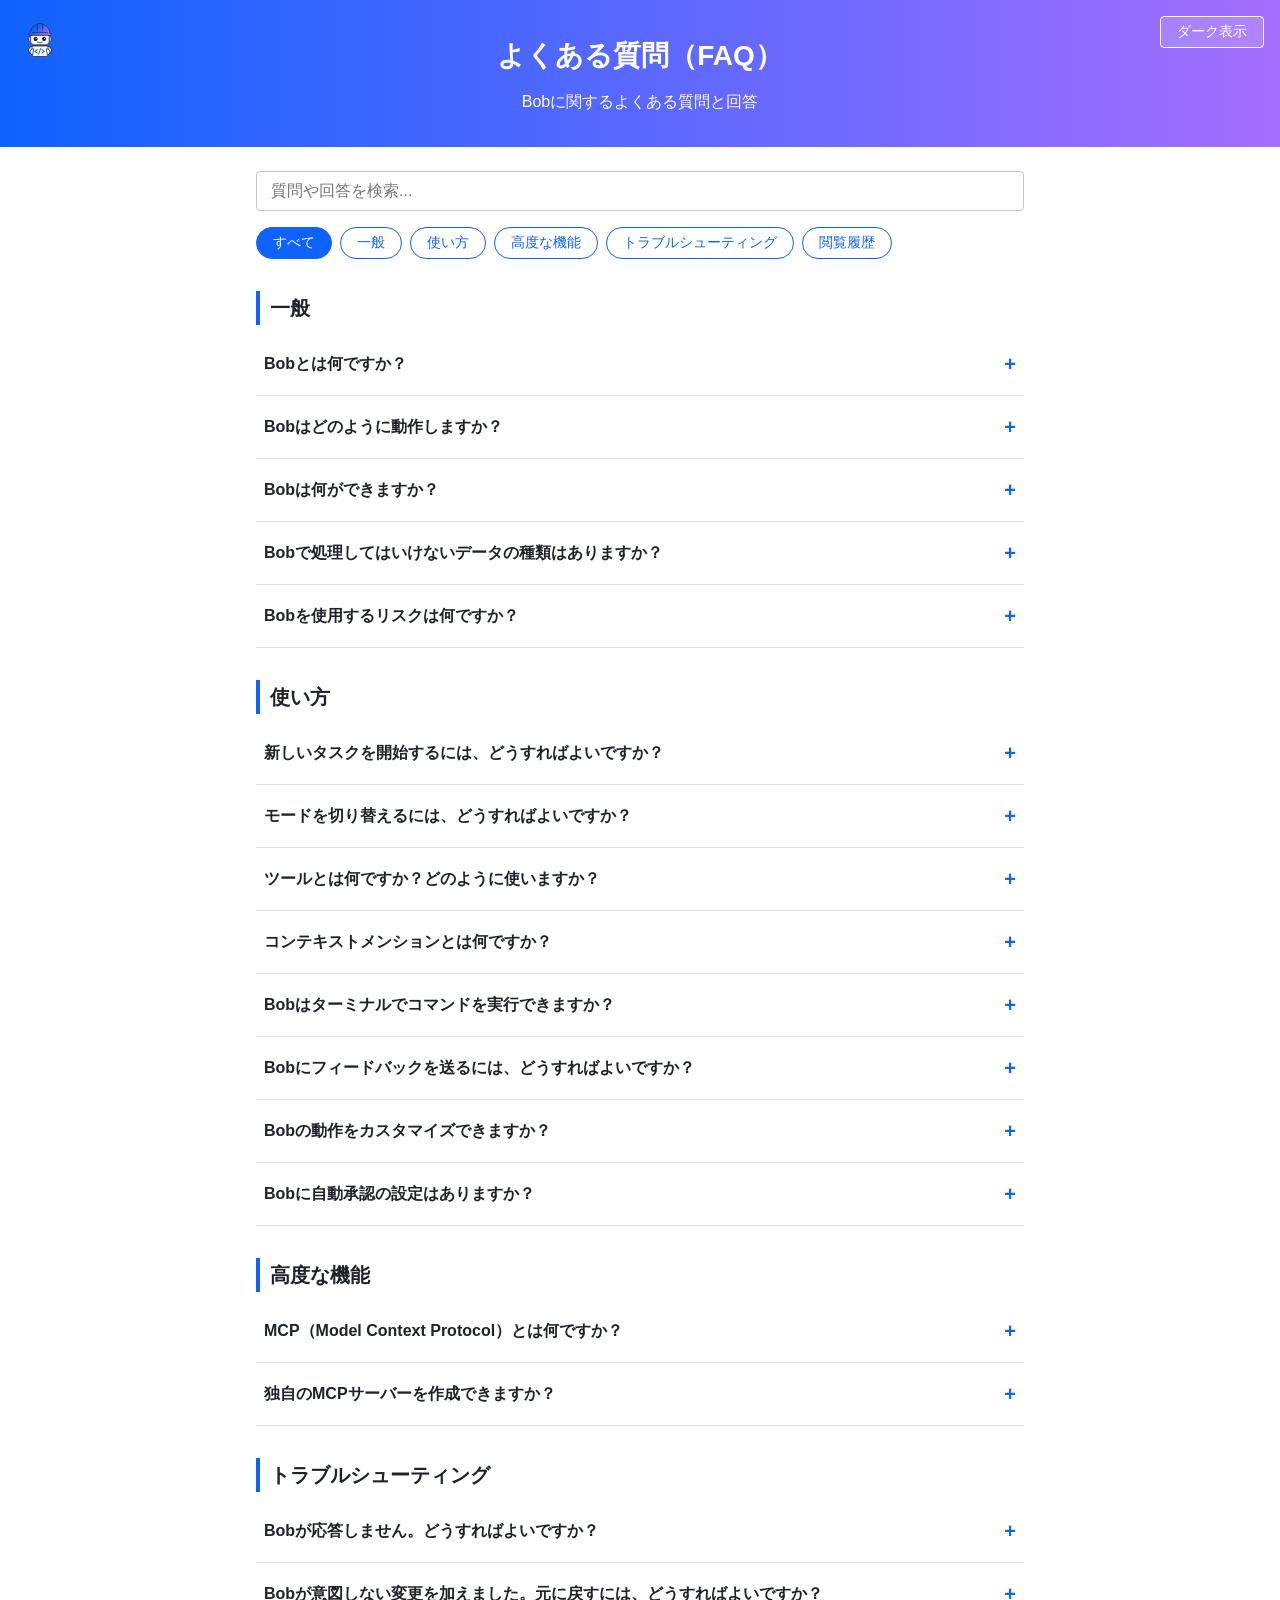
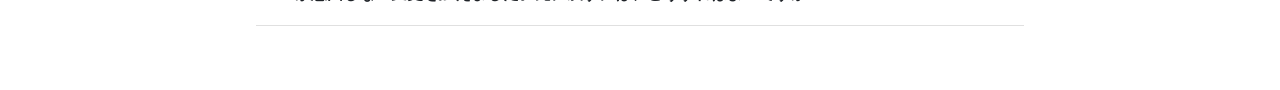
<file: faq-site/index.html>
<!DOCTYPE html>
<html lang="ja">
  <head>
    <meta charset="UTF-8" />
    <title>よくある質問（FAQ）</title>
    <script>
      (function () {
        var theme = null;
        try {
          theme = localStorage.getItem("faq-theme");
        } catch (e) {
          theme = null;
        }
        if (theme !== "light" && theme !== "dark") {
          theme =
            window.matchMedia &&
            window.matchMedia("(prefers-color-scheme: dark)").matches
              ? "dark"
              : "light";
        }
        document.documentElement.dataset.theme = theme;
      })();
    </script>
    <link rel="stylesheet" href="style.css" />
  </head>
  <body>
    <header class="site-header">
      <a
        class="logo-link"
        href="https://www.ibm.com/products/bob"
        target="_blank"
        rel="noopener noreferrer"
      >
        <img src="bob.svg" alt="Bob（IBM Bobの製品ページを新しいタブで開く）" />
      </a>
      <button
        id="theme-toggle"
        class="theme-toggle"
        type="button"
        aria-pressed="false"
      >
        ダーク表示
      </button>
      <h1>よくある質問（FAQ）</h1>
      <p>Bobに関するよくある質問と回答</p>
    </header>

    <div class="container">
      <section class="controls" aria-label="検索と絞り込み">
        <input
          id="search-input"
          class="search-input"
          type="search"
          placeholder="質問や回答を検索..."
          aria-label="質問や回答を検索"
        />
        <nav id="category-nav" class="category-nav" aria-label="カテゴリ"></nav>
      </section>

      <main id="faq-list"></main>

      <p id="empty-message" class="empty-message" role="status" hidden>
        該当する質問が見つかりませんでした。キーワードやカテゴリを変更してください。
      </p>
    </div>

    <script src="faq-data.js"></script>
    <script src="script.js"></script>
  </body>
</html>
</file>
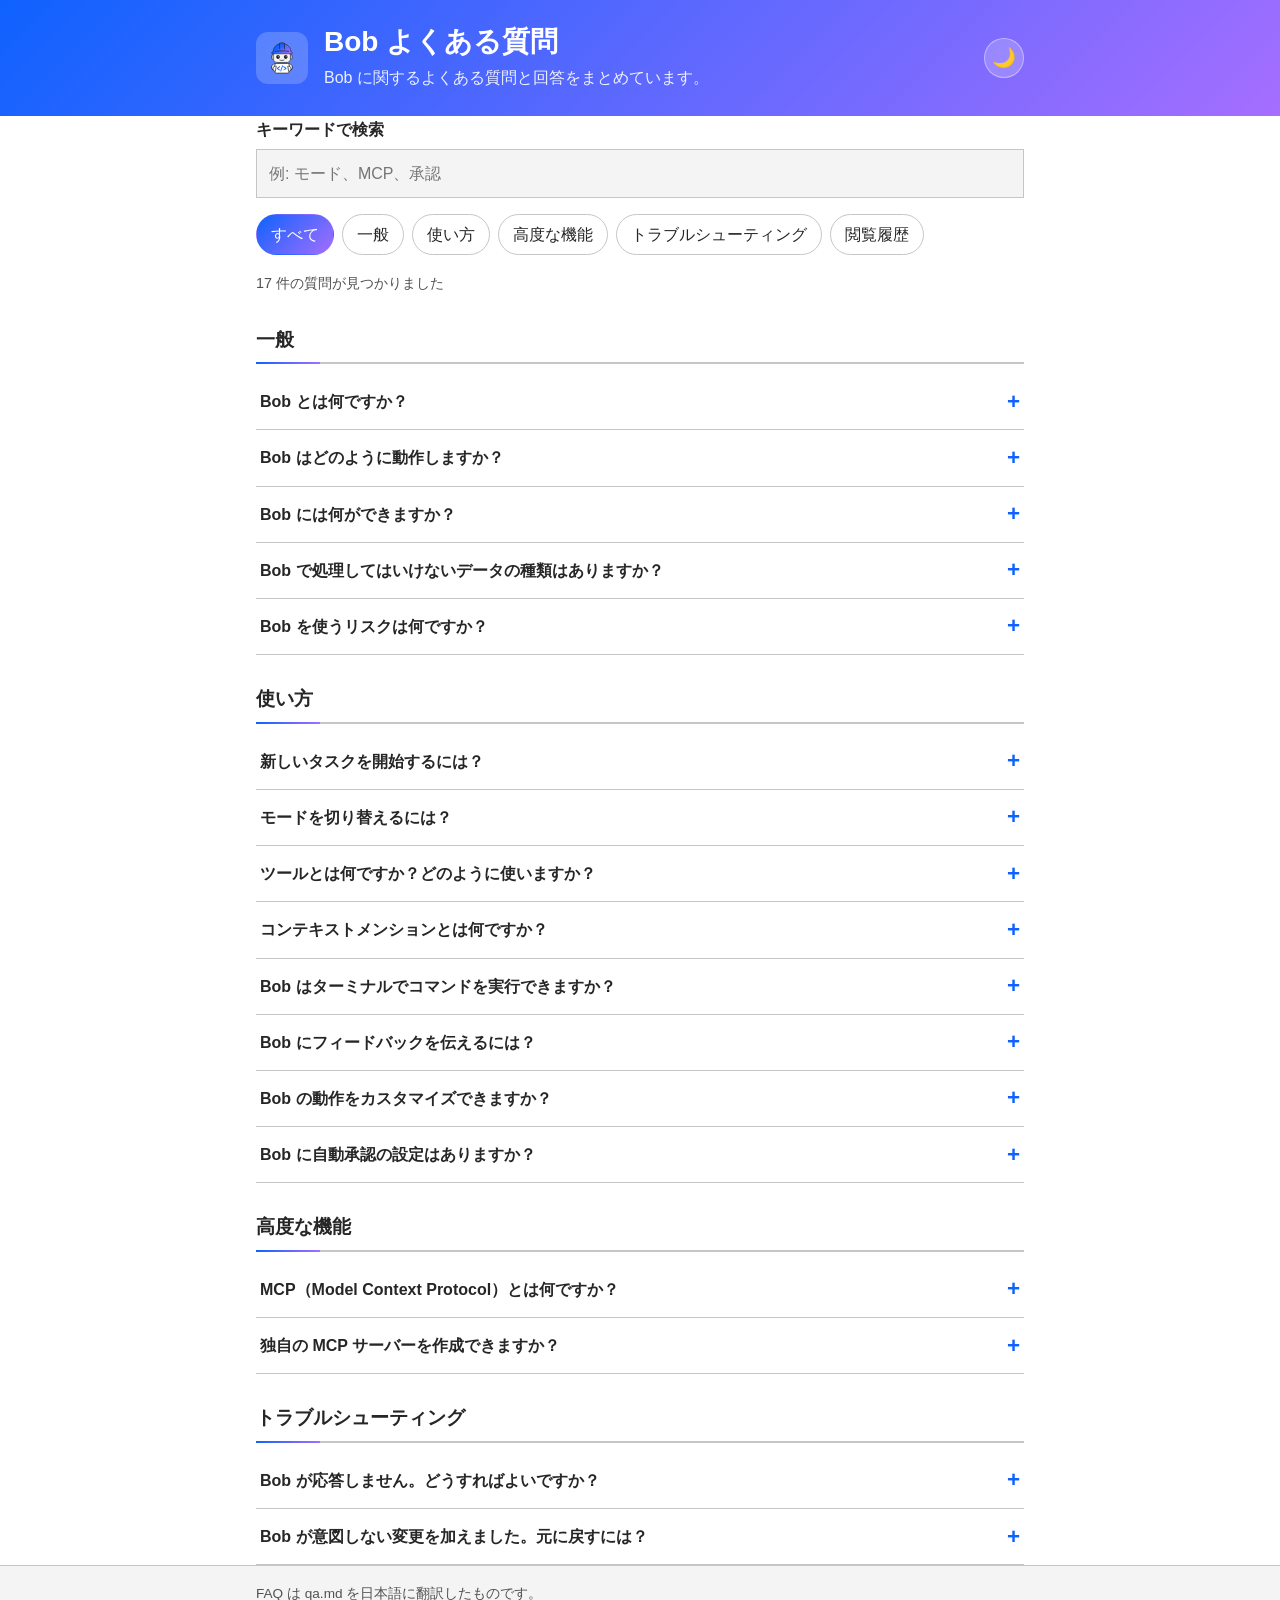
<file: site/index.html>
<!DOCTYPE html>
<html lang="ja">
<head>
  <meta charset="UTF-8">
  <meta name="viewport" content="width=device-width, initial-scale=1">
  <title>Bob よくある質問</title>
  <link rel="stylesheet" href="style.css">
</head>
<body>
  <header class="site-header">
    <div class="container header-container">
      <a href="https://www.ibm.com/products/bob" target="_blank" rel="noopener noreferrer" class="site-logo-link" aria-label="IBM Bob 公式サイト（新しいタブで開く）">
        <img src="bob.svg" alt="Bob Logo" class="site-logo" width="48" height="48">
      </a>
      <div class="header-content">
        <h1>Bob よくある質問</h1>
        <p>Bob に関するよくある質問と回答をまとめています。</p>
      </div>
      <button id="theme-toggle" class="theme-toggle" type="button" aria-label="ダークテーマに切り替え">
        <span class="theme-toggle-icon" aria-hidden="true">🌙</span>
      </button>
    </div>
  </header>

  <main class="container">
    <div class="search">
      <label for="search-input">キーワードで検索</label>
      <input id="search-input" type="search" placeholder="例: モード、MCP、承認" autocomplete="off">
    </div>

    <div id="category-tabs" class="tabs" role="group" aria-label="カテゴリで絞り込み"></div>

    <p id="result-count" class="result-count" aria-live="polite"></p>

    <div id="faq-list"></div>

    <p id="empty-state" class="empty-state" hidden>該当する質問が見つかりませんでした。キーワードやカテゴリを変更してお試しください。</p>
  </main>

  <footer class="site-footer">
    <div class="container">FAQ は qa.md を日本語に翻訳したものです。</div>
  </footer>

  <script src="faq-data.js"></script>
  <script src="app.js"></script>
</body>
</html>
</file>
<file: faq-site/style.css>
:root {
  --bg: #ffffff;
  --text: #1f2328;
  --muted: #57606a;
  --border: #e0e0e0;
  --input-border: #c6c6c6;
  --input-bg: #ffffff;
  --code-bg: #f0f0f0;
  --accent: #0f62fe;
  --accent-contrast: #ffffff;
}

:root[data-theme="dark"] {
  --bg: #161616;
  --text: #f4f4f4;
  --muted: #a8a8a8;
  --border: #393939;
  --input-border: #525252;
  --input-bg: #262626;
  --code-bg: #262626;
  --accent: #78a9ff;
  --accent-contrast: #161616;
}

* {
  box-sizing: border-box;
}

body {
  margin: 0;
  background: var(--bg);
  color: var(--text);
  font-family: -apple-system, "Hiragino Sans", "Yu Gothic", "Meiryo", "Segoe UI", sans-serif;
  font-size: 16px;
  line-height: 1.7;
}

.site-header {
  position: relative;
  background: linear-gradient(90deg, #0f62fe, #a56eff);
  color: #ffffff;
  padding: 32px 16px;
  text-align: center;
}

.site-header h1 {
  margin: 0 0 8px;
  font-size: 28px;
}

.site-header p {
  margin: 0;
}

.logo-link {
  position: absolute;
  top: 16px;
  left: 16px;
  display: block;
}

.logo-link img {
  display: block;
  height: 48px;
  width: auto;
}

.theme-toggle {
  position: absolute;
  top: 16px;
  right: 16px;
  padding: 6px 16px;
  border: 1px solid #ffffff;
  border-radius: 4px;
  background: rgba(255, 255, 255, 0.15);
  color: #ffffff;
  font-size: 14px;
  cursor: pointer;
}

.theme-toggle:focus-visible,
.logo-link:focus-visible {
  outline: 2px solid #ffffff;
  outline-offset: 2px;
}

.container {
  max-width: 800px;
  margin: 0 auto;
  padding: 24px 16px 64px;
}

.search-input {
  width: 100%;
  padding: 10px 14px;
  border: 1px solid var(--input-border);
  border-radius: 4px;
  background: var(--input-bg);
  color: var(--text);
  font-size: 16px;
}

.category-nav {
  display: flex;
  flex-wrap: wrap;
  gap: 8px;
  margin: 16px 0 24px;
}

.category-button {
  padding: 6px 16px;
  border: 1px solid var(--accent);
  border-radius: 999px;
  background: var(--bg);
  color: var(--accent);
  font-size: 14px;
  cursor: pointer;
}

.category-button[aria-pressed="true"] {
  background: var(--accent);
  color: var(--accent-contrast);
}

.category-title {
  margin: 32px 0 8px;
  padding-left: 10px;
  border-left: 4px solid var(--accent);
  font-size: 20px;
}

.faq-item {
  border-bottom: 1px solid var(--border);
}

.faq-question {
  display: flex;
  align-items: center;
  justify-content: space-between;
  width: 100%;
  padding: 14px 8px;
  border: none;
  background: none;
  color: inherit;
  font: inherit;
  font-weight: 600;
  text-align: left;
  cursor: pointer;
}

.faq-question::after {
  content: "+";
  margin-left: 16px;
  color: var(--accent);
  font-size: 20px;
}

.faq-question[aria-expanded="true"]::after {
  content: "−";
}

.faq-answer {
  padding: 0 8px 12px;
}

.faq-answer[hidden] {
  display: none;
}

.faq-answer p {
  margin: 0 0 8px;
}

.faq-answer ul {
  margin: 0 0 8px;
  padding-left: 24px;
}

code {
  padding: 2px 6px;
  border-radius: 3px;
  background: var(--code-bg);
  font-family: Menlo, Consolas, monospace;
  font-size: 0.9em;
}

.empty-message {
  padding: 32px 0;
  color: var(--muted);
  text-align: center;
}

.empty-message[hidden] {
  display: none;
}

:focus-visible {
  outline: 2px solid var(--accent);
  outline-offset: 2px;
}
</file>
<file: site/style.css>
:root {
  --blue: #0f62fe;
  --purple: #8a3ffc;
  --text: #262626;
  --muted: #525252;
  --bg: #ffffff;
  --bg-sub: #f4f4f4;
  --border: #c6c6c6;
  --gradient: linear-gradient(135deg, #0f62fe 0%, #a56eff 100%);
  --focus-ring: #0f62fe;
}

[data-theme="dark"] {
  --blue: #4589ff;
  --purple: #be95ff;
  --text: #f4f4f4;
  --muted: #a8a8a8;
  --bg: #161616;
  --bg-sub: #262626;
  --border: #393939;
  --gradient: linear-gradient(135deg, #4589ff 0%, #be95ff 100%);
  --focus-ring: #be95ff;
}

* {
  box-sizing: border-box;
}

body {
  margin: 0;
  font-family: -apple-system, BlinkMacSystemFont, "Hiragino Kaku Gothic ProN", "Hiragino Sans", "Yu Gothic", Meiryo, "Segoe UI", sans-serif;
  line-height: 1.7;
  color: var(--text);
  background: var(--bg);
  transition: background-color 0.2s ease, color 0.2s ease;
}

.container {
  max-width: 800px;
  margin: 0 auto;
  padding: 0 16px;
}

.site-header {
  background: var(--gradient);
  padding: 24px 0;
  color: #ffffff;
}

.header-container {
  display: flex;
  align-items: center;
  gap: 16px;
}

.site-logo-link {
  display: flex;
  align-items: center;
  justify-content: center;
  flex-shrink: 0;
  text-decoration: none;
  padding: 4px;
  background: rgba(255, 255, 255, 0.2);
  border-radius: 12px;
  backdrop-filter: blur(4px);
  transition: transform 0.2s ease, background-color 0.2s ease;
}

.site-logo-link:hover {
  background: rgba(255, 255, 255, 0.3);
  transform: scale(1.05);
}

.site-logo {
  width: 44px;
  height: 44px;
  display: block;
}

.header-content {
  flex: 1;
  min-width: 0;
}

.site-header h1 {
  margin: 0 0 4px;
  font-size: 1.75rem;
  line-height: 1.3;
  color: #ffffff;
}

.site-header p {
  margin: 0;
  color: rgba(255, 255, 255, 0.9);
}

.theme-toggle {
  display: inline-flex;
  align-items: center;
  justify-content: center;
  width: 40px;
  height: 40px;
  padding: 0;
  font-size: 1.2rem;
  background: rgba(255, 255, 255, 0.2);
  border: 1px solid rgba(255, 255, 255, 0.4);
  border-radius: 50%;
  cursor: pointer;
  color: #ffffff;
  flex-shrink: 0;
  backdrop-filter: blur(4px);
  transition: background 0.2s ease, border-color 0.2s ease, transform 0.2s ease;
}

.theme-toggle:hover {
  background: rgba(255, 255, 255, 0.35);
  transform: rotate(15deg);
}

main {
  padding-top: 24px;
  padding-bottom: 32px;
}

.search label {
  display: block;
  font-weight: 600;
  margin-bottom: 6px;
}

.search input {
  width: 100%;
  padding: 10px 12px;
  font: inherit;
  color: var(--text);
  background: var(--bg-sub);
  border: 1px solid var(--border);
  border-radius: 0;
  transition: background-color 0.2s ease, color 0.2s ease, border-color 0.2s ease;
}

:focus-visible {
  outline: 3px solid var(--focus-ring);
  outline-offset: 2px;
}

.tabs {
  display: flex;
  flex-wrap: wrap;
  gap: 8px;
  margin: 16px 0;
}

.tab {
  padding: 6px 14px;
  font: inherit;
  color: var(--text);
  background: var(--bg);
  border: 1px solid var(--border);
  border-radius: 999px;
  cursor: pointer;
  transition: background 0.2s ease, color 0.2s ease, border-color 0.2s ease;
}

.tab:hover {
  background: var(--bg-sub);
}

.tab[aria-pressed="true"] {
  color: #ffffff;
  background: var(--gradient);
  border-color: transparent;
}

.result-count {
  margin: 0 0 8px;
  color: var(--muted);
  font-size: 0.9rem;
}

.category-title {
  margin: 28px 0 10px;
  padding-bottom: 6px;
  font-size: 1.2rem;
  position: relative;
  border-bottom: 2px solid var(--border);
}

.category-title::after {
  content: "";
  position: absolute;
  bottom: -2px;
  left: 0;
  width: 64px;
  height: 2px;
  background: var(--gradient);
}

.faq-item {
  border-bottom: 1px solid var(--border);
}

.faq-item h3 {
  margin: 0;
  font-size: 1rem;
}

.faq-question {
  display: flex;
  align-items: center;
  justify-content: space-between;
  gap: 12px;
  width: 100%;
  padding: 14px 4px;
  font: inherit;
  font-weight: 600;
  text-align: left;
  color: var(--text);
  background: none;
  border: 0;
  cursor: pointer;
  transition: background-color 0.15s ease;
}

.faq-question:hover {
  background: var(--bg-sub);
}

.faq-question::after {
  content: "+";
  flex: none;
  font-size: 1.4rem;
  line-height: 1;
  color: var(--blue);
}

.faq-question[aria-expanded="true"]::after {
  content: "\2212";
}

.faq-answer {
  padding: 4px 8px 16px;
}

.faq-answer[hidden] {
  display: none;
}

.faq-answer p {
  margin: 0 0 8px;
}

.faq-answer ul {
  margin: 0 0 8px;
  padding-left: 1.5em;
}

.faq-answer code {
  padding: 1px 6px;
  font-family: Menlo, Consolas, "Courier New", monospace;
  font-size: 0.9em;
  background: var(--bg-sub);
  border: 1px solid var(--border);
  color: var(--text);
}

.empty-state {
  padding: 32px 16px;
  text-align: center;
  color: var(--muted);
  background: var(--bg-sub);
}

.empty-state[hidden] {
  display: none;
}

.site-footer {
  padding: 16px 0;
  font-size: 0.85rem;
  color: var(--muted);
  background: var(--bg-sub);
  border-top: 1px solid var(--border);
  transition: background-color 0.2s ease;
}

@media (max-width: 480px) {
  .site-header {
    padding: 16px 0;
  }

  .header-container {
    gap: 12px;
  }

  .site-logo {
    width: 36px;
    height: 36px;
  }

  .site-header h1 {
    font-size: 1.3rem;
  }

  .site-header p {
    font-size: 0.85rem;
  }

  .theme-toggle {
    width: 36px;
    height: 36px;
    font-size: 1rem;
  }
}
</file>
